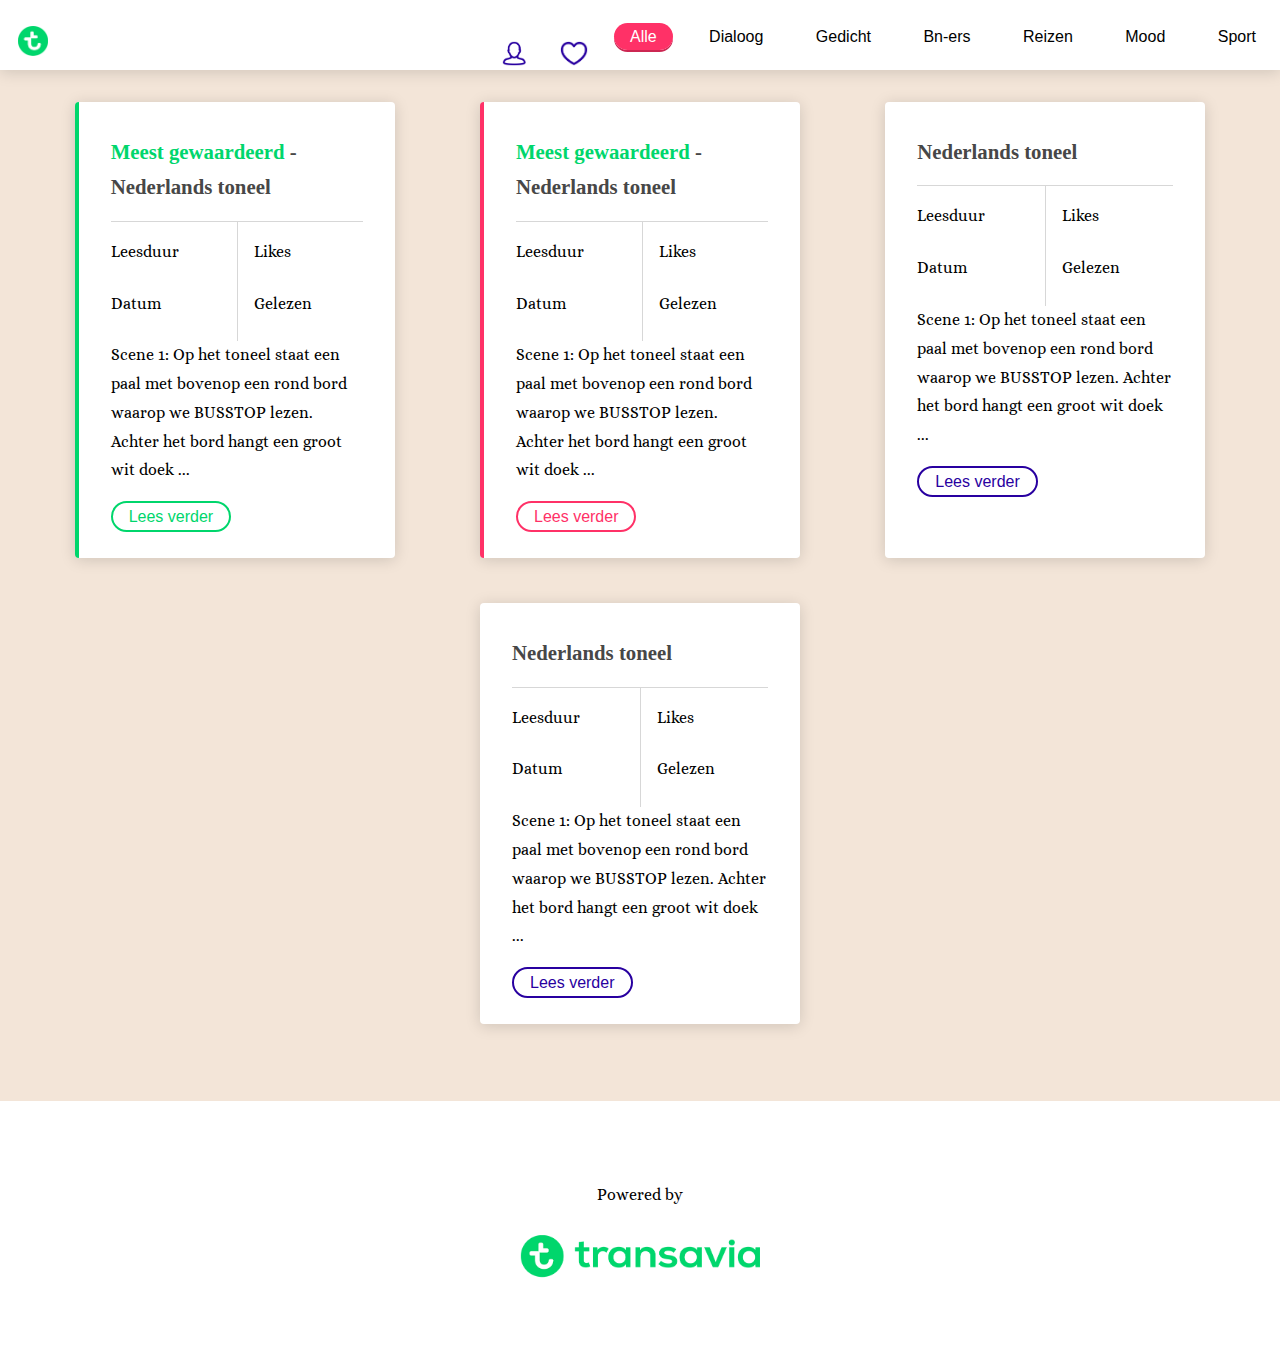
<file: index.html>
<!DOCTYPE html>
<html lang="nl">

<head>
    <meta charset="UTF-8">
    <title>Transavia</title>
    <link rel="stylesheet" href="styles/style.css">
    <link href="http://fonts.googleapis.com/css?family=Alice" rel="stylesheet" type="text/css" />


    <meta name="viewport" content="width=device-width, initial-scale=1.0">
</head>

<body>

    <!-- HEADER -->
    <header>
        <a href="index.html"><img class="logo" src="img/logo_transavia.png" alt="Logo Transavia"></a>
        <!--
        <form>
           <label>Zoeken<input type="search" name="search" placeholder="Search..">  </label>
        </form>
-->
        <nav>
            <ul>
                <li>
                    <a href="registreer.html" class="inlog"><img src="img/user.png" height="25" alt="inlog"></a>
                </li>
                <li>
                    <a href="#"><img src="img/heart.png" height="25" alt="Leeslijst"></a>
                </li>
            </ul>
        </nav>

        <!-- FILTERS -->
        <form class="scroll">
            <fieldset>
                <label>
                    <input type="checkbox" name="cat" value="cat" checked><span>Alle</span></label>
                <label>
                    <input type="checkbox" name="cat" value="cat"><span>Dialoog</span></label>
                <label>
                    <input type="checkbox" name="cat" value="cat"><span>Gedicht</span></label>
                <label>
                    <input type="checkbox" name="cat" value="cat"><span>Bn-ers</span></label>
                <label>
                    <input type="checkbox" name="cat" value="cat"><span>Reizen</span></label>
                <label>
                    <input type="checkbox" name="cat" value="cat"><span>Mood</span></label>
                <label>
                    <input type="checkbox" name="cat" value="cat"><span>Sport</span></label>
            </fieldset>
        </form>
    </header>

    <!-- SORTEER BUTTON -->
    <!--<span>Sorteer op: <a href="#" class="sort">Datum</a></span>-->

    <main>
        <article>
            <header>
                <h2><span>Meest gewaardeerd</span> - Nederlands toneel</h2>
            </header>
            <footer>
                <span>
                    <p>Leesduur</p>
                    <p>Datum</p>
                </span>

                <span>
                    <p>Likes</p>
                    <p>Gelezen</p>
                </span>
            </footer>

            <p>Scene 1: Op het toneel staat een paal met bovenop een rond bord waarop we BUSSTOP lezen. Achter het bord hangt een groot wit doek ...</p>

            <a href="detaill.html">Lees verder</a>
        </article>

        <article>
            <header>
                <h2><span>Meest gewaardeerd</span> - Nederlands toneel</h2>
            </header>
            <footer>
                <span>
                    <p>Leesduur</p>
                    <p>Datum</p>
                </span>

                <span>
                    <p>Likes</p>
                    <p>Gelezen</p>
                </span>
            </footer>

            <p>Scene 1: Op het toneel staat een paal met bovenop een rond bord waarop we BUSSTOP lezen. Achter het bord hangt een groot wit doek ...</p>

            <a href="detaill.html">Lees verder</a>
        </article>

        <article>
            <header>
                <h2>Nederlands toneel</h2>
            </header>
            <footer>
                <span>
                    <p>Leesduur</p>
                    <p>Datum</p>
                </span>

                <span>
                    <p>Likes</p>
                    <p>Gelezen</p>
                </span>
            </footer>

            <p>Scene 1: Op het toneel staat een paal met bovenop een rond bord waarop we BUSSTOP lezen. Achter het bord hangt een groot wit doek ...</p>

            <a href="detaill.html">Lees verder</a>
        </article>

        <article>
            <header>
                <h2>Nederlands toneel</h2>
            </header>
            <footer>
                <span>
                    <p>Leesduur</p>
                    <p>Datum</p>
                </span>

                <span>
                    <p>Likes</p>
                    <p>Gelezen</p>
                </span>
            </footer>

            <p>Scene 1: Op het toneel staat een paal met bovenop een rond bord waarop we BUSSTOP lezen. Achter het bord hangt een groot wit doek ...</p>

            <a href="detaill.html">Lees verder</a>
        </article>
    </main>

    <footer>
        <p>Powered by</p>
        <a href="transavia.nl"><img src="img/logo_transavia_gr.png" alt="Logo Transavia"></a>
    </footer>
</body>

</html>
</file>
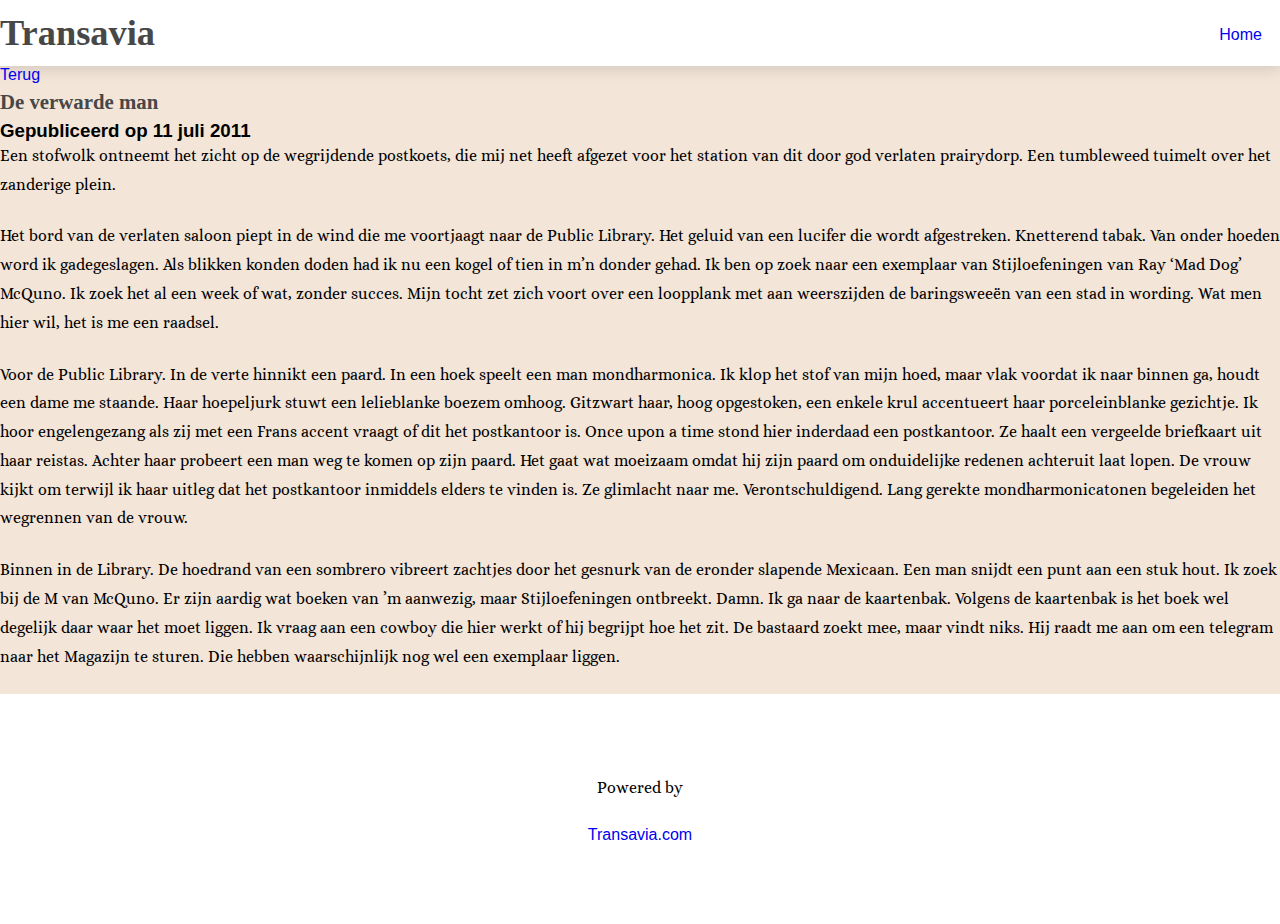
<file: detaill.html>
<!DOCTYPE html>
<html lang="nl">

<head>
    <meta charset="UTF-8">
    <title>Transavia</title>
    <link rel="stylesheet" href="styles/style.css">
    <link href="http://fonts.googleapis.com/css?family=Alice" rel="stylesheet" type="text/css" />
    <link href="https://fonts.googleapis.com/css?family=Crimson+Text:700" rel="stylesheet">

    <meta name="viewport" content="width=device-width, initial-scale=1.0">
</head>

<body>
    <header>
        <h1>Transavia</h1>
        <nav>
            <ul>
                <li><a href="index.html">Home</a></li>
            </ul>
        </nav>

<!--
        <form>
            <fieldset>
                <legend>Inloggen</legend>

                <input type="email" placeholder="Emailadres" required>
                <input type="text" placeholder="Wachtwoord" required>

                <button>Log in</button>
                <p>Heeft u nog geen acount? <a href="registreer.html">Registreer</a></p>
            </fieldset>
        </form>
-->
    </header>

    <article>
        <a href="index.html">Terug</a>
        <h2>De verwarde man</h2>
        <h3>Gepubliceerd op <time>11 juli 2011</time></h3>

        <p>Een stofwolk ontneemt het zicht op de wegrijdende postkoets, die mij net heeft afgezet voor het station van dit door god verlaten prairydorp. Een tumbleweed tuimelt over het zanderige plein.</p>

        <p>Het bord van de verlaten saloon piept in de wind die me voortjaagt naar de Public Library. Het geluid van een lucifer die wordt afgestreken. Knetterend tabak. Van onder hoeden word ik gadegeslagen. Als blikken konden doden had ik nu een kogel of tien in m’n donder gehad. Ik ben op zoek naar een exemplaar van Stijloefeningen van Ray ‘Mad Dog’ McQuno. Ik zoek het al een week of wat, zonder succes. Mijn tocht zet zich voort over een loopplank met aan weerszijden de baringsweeën van een stad in wording. Wat men hier wil, het is me een raadsel.</p>

        <p>Voor de Public Library. In de verte hinnikt een paard. In een hoek speelt een man mondharmonica. Ik klop het stof van mijn hoed, maar vlak voordat ik naar binnen ga, houdt een dame me staande. Haar hoepeljurk stuwt een lelieblanke boezem omhoog. Gitzwart haar, hoog opgestoken, een enkele krul accentueert haar porceleinblanke gezichtje. Ik hoor engelengezang als zij met een Frans accent vraagt of dit het postkantoor is. Once upon a time stond hier inderdaad een postkantoor. Ze haalt een vergeelde briefkaart uit haar reistas. Achter haar probeert een man weg te komen op zijn paard. Het gaat wat moeizaam omdat hij zijn paard om onduidelijke redenen achteruit laat lopen. De vrouw kijkt om terwijl ik haar uitleg dat het postkantoor inmiddels elders te vinden is. Ze glimlacht naar me. Verontschuldigend. Lang gerekte mondharmonicatonen begeleiden het wegrennen van de vrouw.</p>

        <p>Binnen in de Library. De hoedrand van een sombrero vibreert zachtjes door het gesnurk van de eronder slapende Mexicaan. Een man snijdt een punt aan een stuk hout. Ik zoek bij de M van McQuno. Er zijn aardig wat boeken van ’m aanwezig, maar Stijloefeningen ontbreekt. Damn. Ik ga naar de kaartenbak. Volgens de kaartenbak is het boek wel degelijk daar waar het moet liggen. Ik vraag aan een cowboy die hier werkt of hij begrijpt hoe het zit. De bastaard zoekt mee, maar vindt niks. Hij raadt me aan om een telegram naar het Magazijn te sturen. Die hebben waarschijnlijk nog wel een exemplaar liggen.</p>
    </article>

    <footer>
        <p>Powered by</p> <a href="#">Transavia.com</a>
    </footer>

</body>

</html>
</file>
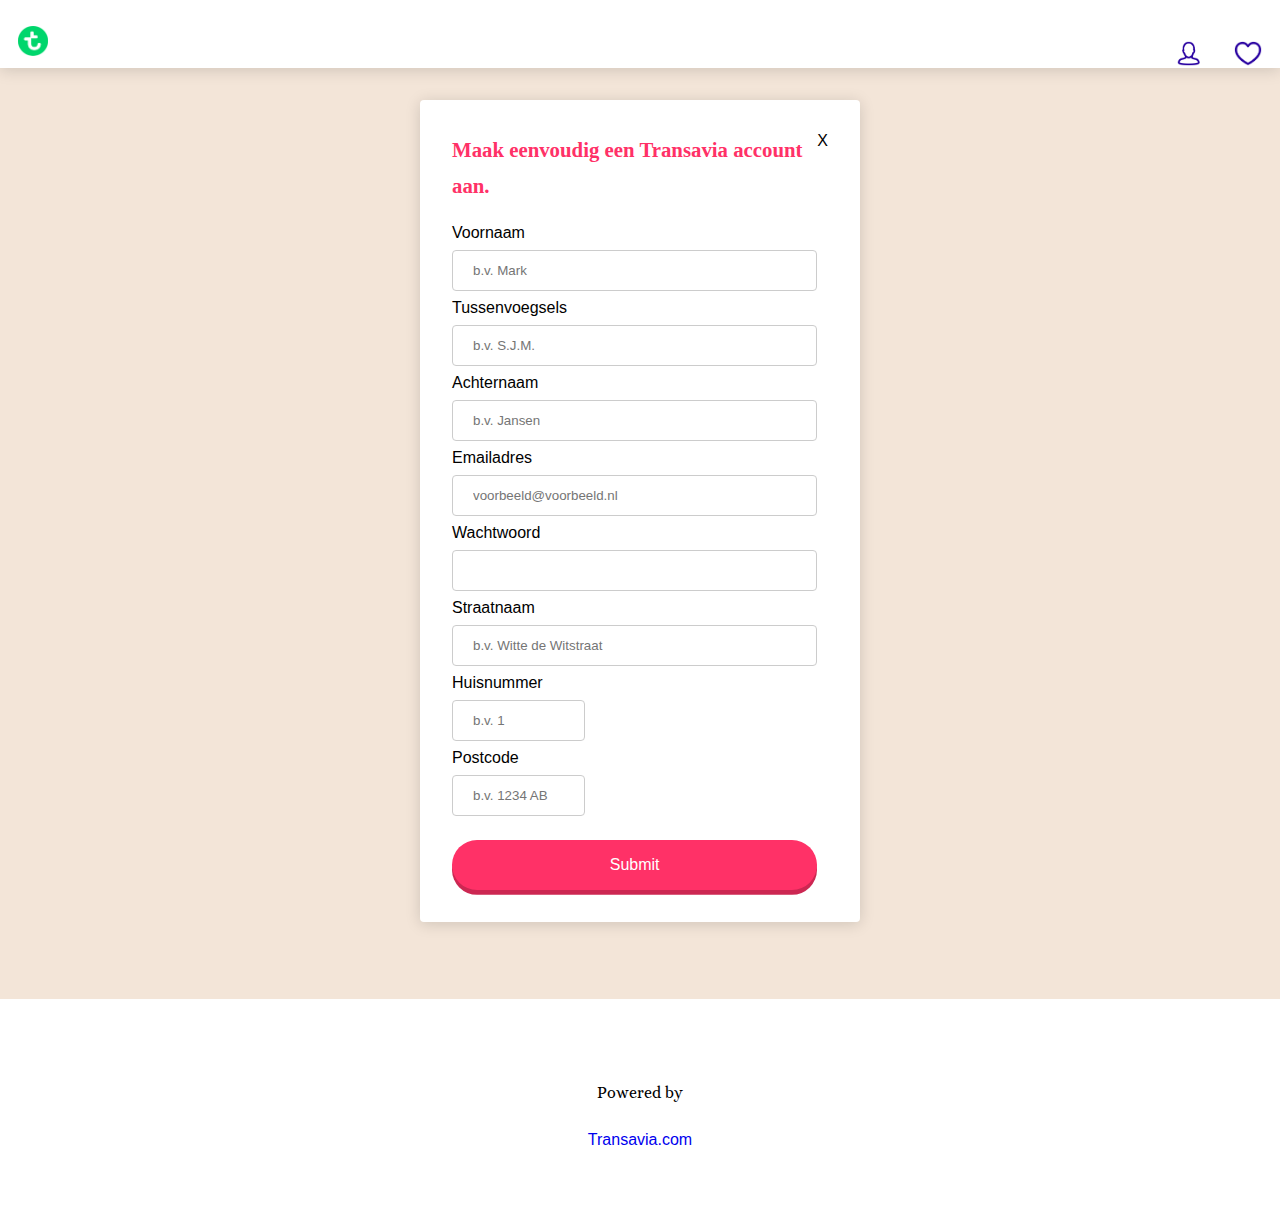
<file: registreer.html>
<!DOCTYPE html>
<html lang="nl">

<head>
    <meta charset="UTF-8">
    <title>Transavia</title>
    <link rel="stylesheet" href="styles/style.css">
    <link href="http://fonts.googleapis.com/css?family=Alice|Playfair+Display:900" rel="stylesheet" type="text/css" />

    <meta name="viewport" content="width=device-width, initial-scale=1.0">
</head>

<body>
    <!-- HEADER -->
    <header>
        <a href="index.html"><img class="logo" src="img/logo_transavia.png" alt="Logo Transavia"></a>
        <nav>
            <ul>
                <li>
                    <a href="registreer.html" class="inlog"><img src="img/user.png" height="25" alt="inlog"></a>
                </li>
                <li>
                    <a href="#"><img src="img/heart.png" height="25" alt="Leeslijst"></a>
                </li>
            </ul>
        </nav>
    </header>

    <main>
        <form>

            <a href="index.html" class="close">X</a>

            <fieldset>
                <legend>
                    <h2>Maak eenvoudig een Transavia account aan.</h2></legend>

                <label for="voornaam">Voornaam</label>
                <input type="text" id="voornaam" placeholder="b.v. Mark" required>

                <label for="tussenvoegsels">Tussenvoegsels</label>
                <input type="text" id="tussenvoegsels" placeholder="b.v. S.J.M.">

                <label for="achternaam">Achternaam</label>
                <input type="text" id="achternaam" placeholder="b.v. Jansen" required>

                <label for="emailadres">Emailadres</label>
                <input type="email" id="emailadres" placeholder="voorbeeld@voorbeeld.nl" required>

                <label for="wachtwoord">Wachtwoord</label>
                <input type="password" id="wachtwoord" required>

                <label for="straat">Straatnaam</label>
                <input type="text" id="straat" placeholder="b.v. Witte de Witstraat" required>

                <label for="huisnummer">Huisnummer</label>
                <input type="number" id="huisnummer" placeholder="b.v. 1" required>

                <label for="postcode">Postcode</label>
                <input type="text" id="postcode" placeholder="b.v. 1234 AB" required>

                <input type="submit">
            </fieldset>
        </form>
    </main>

    <footer>
        <p>Powered by</p> <a href="#">Transavia.com</a>
    </footer>

</body>

</html>
</file>
<file: styles/style.css>
/*csslint empty-rules:false, ids:false, outline-none:false, order-alphabetical:false, fallback-colors: false, unique-headings: false, box-model: false, box-sizing: false, qualified-headings: false, gradients: false, star-property-hack: false, import: false, universal-selector: false, unqualified-attributes: false, overqualified-elements: false*/


/*
========================================================
    BROWSER RESET - gebaseerd op html5 doctor css reset
     http://html5doctor.com/html-5-reset-stylesheet
========================================================
*/

html,
body,
div,
span,
object,
iframe,
h1,
h2,
h3,
h4,
h5,
h6,
p,
blockquote,
pre,
abbr,
address,
cite,
code,
del,
dfn,
em,
img,
ins,
kbd,
q,
samp,
small,
strong,
sub,
sup,
var,
b,
i,
dl,
dt,
dd,
ol,
ul,
li,
fieldset,
form,
label,
legend,
table,
caption,
tbody,
tfoot,
thead,
tr,
th,
td,
article,
aside,
canvas,
details,
figcaption,
figure,
footer,
header,
hgroup,
menu,
nav,
section,
summary,
time,
mark,
audio,
video {
    margin: 0;
    padding: 0;
    border: 0;
    outline: 0;
    vertical-align: baseline;
    background: transparent;
}

article,
aside,
details,
figcaption,
figure,
footer,
header,
hgroup,
main,
menu,
nav,
section {
    display: block
}

nav ul {
    list-style: none
}

ul {
    margin-left: 1.1em;
}

a {
    margin: 0;
    padding: 0;
    font-size: 100%;
    vertical-align: baseline;
    background: transparent;
    text-decoration: none;
}

table {
    border-collapse: collapse;
    border-spacing: 0
}

input,
select {
    vertical-align: middle
}

*,
*:before,
*:after {
    box-sizing: border-box;
}


/*
========================================================
    GENERAL
========================================================
*/

@font-face {
    font-family: NexaBold;
    src: url(../fonts/Nexa Bold.otf);
}

@font-face {
    font-family: NexaLight;
    src: url(../fonts/Nexa Light.otf);
}

body {
    font-family: sans-serif;
    background: #F3E5D8;
}

h1 {
    font-family: 'NexaBold', serif;
    color: #474747;
    font-size: 2.275em;
}

h2 {
    font-family: 'NexaBold', serif;
    color: #474747;
    font-weight: 700;
    font-size: 1.3em;
    line-height: 1.7em;
}

p {
    font-family: 'Alice', serif;
    font-size: 1em;
    font-weight: normal;
    line-height: 1.8em;
    margin: 0 0 1.437em 0;
}

hr {
    color: #D7D7D7;
    background-color: #D7D7D7;
    height: 1px;
    border: none;
    width: 100%;
}

main article a {
    padding: 0.5em 1em;
    border: .125em solid #2800A0;
    color: #2800A0;
    border-radius: 2em;
    font-family: "NexaBold", sans-serif;
}

main form {
    background: #fff;
    border-radius: 0.250rem;
    max-width: 27.5em;
    margin: 0 0 5vh 0;
    box-sizing: border-box;
    padding: 2em;
    -webkit-box-shadow: 0 .125em .937em 0 rgba(0, 0, 0, 0.15);
    -moz-box-shadow: 0 .125em .937em 0 rgba(0, 0, 0, 0.15);
    box-shadow: 0 .125em .937em 0 rgba(0, 0, 0, 0.15);
    font-family: "NexaBold", sans-serif;
}

main form fieldset legend h2 {
    padding: 0 0 1em 0;
    color: #FF3167;
}

main form fieldset input[type=text],
input[type=email],
input[type=password],
select {
    width: 100%;
    padding: 12px 20px;
    margin: 8px 0;
    display: inline-block;
    border: 1px solid #ccc;
    border-radius: 4px;
    box-sizing: border-box;
}

main form fieldset input[type=number],
#postcode {
    width: 10em;
    padding: 12px 20px;
    margin: 8px 0;
    display: block;
    border: 1px solid #ccc;
    border-radius: 4px;
    box-sizing: border-box;
}

main form fieldset input[type=submit] {
    text-align: center;
    margin: 1em 0 0 0;
    padding: 1em 0;
    width: 100%;
    border-radius: 10em;
    font-family: "NexaBold", sans-serif;
    font-size: 1em;
    border: none;
    color: #fff;
    background-color: #FF3167;
    -webkit-box-shadow: 0 .3em 0 0 rgba(204, 39, 82, 1);
    -moz-box-shadow: 0 .3em 0 0 rgba(204, 39, 82, 1);
    box-shadow: 0 .3em 0 0 rgba(204, 39, 82, 1);
}

.close {
    position: relative;
    float: right;
    color: inherit;
}

footer img {
    max-width: 240px;
}


/*
==================================================================================
    SMARTPHONE SCREENS
==================================================================================
*/

@media only screen and (min-width: 100px) and (max-width: 750px) {
    /*
    ========================================================
        GENERAL
    ========================================================
    */
    body > p {
        text-align: center;
    }
    body > a {
        display: block;
        width: 50vw;
        text-align: center;
        margin: 1.875em auto;
        padding: 1em 0;
        border-radius: 4em;
        background: rgba(0, 214, 107, 1);
        color: #fff;
    }
    body > a:hover {
        background: rgba(0, 214, 107, 0.75);
    }
    body > span {
        margin: 0 auto;
        font-family: "NexaBold", sans-serif;
        color: #474747;
        text-align: center;
    }
    /*
    ========================================================
        HEADER + NAV
    ========================================================
    */
    body > header {
        background: #FFF;
        padding: .15em 0 .5em 0;
        box-sizing: border-box;
        display: flex;
        flex-wrap: wrap;
        transition: 0.2s;
        transition-timing-function: ease-in-out;
        -webkit-box-shadow: 0 .125em .937em 0 rgba(0, 0, 0, 0.15);
        -moz-box-shadow: 0 .125em .937em 0 rgba(0, 0, 0, 0.15);
        box-shadow: 0 .125em .937em 0 rgba(0, 0, 0, 0.15);
    }
    header a > img {
        max-height: 1.875em;
        width: auto;
        margin: 1.6vh 0 0 2vh;
    }
    nav {
        margin: .2em 2vw 0 auto;
    }
    nav ul {
        display: flex;
        justify-content: flex-end;
    }
    nav ul li {
        margin: 0 0 0 1em;
    }
    .scroll {
        white-space: nowrap;
        overflow-x: auto;
        -webkit-overflow-scrolling: touch;
        -ms-overflow-style: -ms-autohiding-scrollbar;
    }
    .scroll::-webkit-scrollbar {
        display: none;
    }
    .scroll fieldset {
        padding: 1em 1.5em;
    }
    .scroll fieldset label span {
        margin: 0 .5em;
        text-align: center;
        padding: 0.5em 1em 0.3em;
        border-radius: 1em;
        font-family: "NexaLight", sans-serif;
    }
    .scroll fieldset label input {
        display: none;
    }
    .scroll input:checked + span {
        color: #fff;
        background-color: #FF3167;
        -webkit-box-shadow: 0 .125em 0 0 rgba(204, 39, 82, 1);
        -moz-box-shadow: 0 .125em 0 0 rgba(204, 39, 82, 1);
        box-shadow: 0 .125em 0 0 rgba(204, 39, 82, 1);
    }
    /*
    ========================================================
        MAIN
    ========================================================
    */
    main {
        width: 80vw;
        margin: 0 auto;
        display: flex;
        flex-direction: column;
        flex-wrap: nowrap;
        justify-content: center;
        align-items: center;
        padding: 2em 0;
    }
    main article {
        background: #fff;
        border-radius: 0.250rem;
        max-width: 27.5em;
        margin: 0 0 5vh 0;
        box-sizing: border-box;
        padding: 2em;
        -webkit-box-shadow: 0 .125em .937em 0 rgba(0, 0, 0, 0.15);
        -moz-box-shadow: 0 .125em .937em 0 rgba(0, 0, 0, 0.15);
        box-shadow: 0 .125em .937em 0 rgba(0, 0, 0, 0.15);
    }
    main article:nth-child(1) {
        border-left: .25em solid #00D66C;
    }
    main article:nth-child(1) a {
        border: .125em solid #00D66C;
        color: #00D66C;
    }
    main article header h2 span:nth-child(1) {
        color: #00D66C;
    }
    main article:nth-child(2) {
        border-left: .25em solid #FF3167;
    }
    main article:nth-child(2) a {
        border: .125em solid #FF3167;
        color: #FF3167;
    }
    main article header h2 span:nth-child(2) {
        color: #FF3167;
    }
    main article header {
        width: 100%;
        border-bottom: 1px solid #D7D7D7;
        padding: 0 0 1em 0;
    }
    main article footer {
        width: 100%;
        padding: 0;
        text-align: left;
        display: flex;
        flex-direction: row;
        flex-wrap: wrap;
    }
    main article footer span {
        width: 50%;
        box-sizing: border-box;
        padding-top: 1em;
    }
    main article footer span:last-child {
        border-left: 1px solid #D7D7D7;
        padding-left: 1em;
    }
    /*
    ========================================================
        FOOTER
    ========================================================
    */
    footer {
        background: #fff;
        padding: 5em 0;
        text-align: center;
    }
    footer > img {
        width: 60vw;
    }
}


/*
==================================================================================
    TABLET SCREENS
==================================================================================
*/

@media only screen and (min-width: 750px) and (max-width: 1200px) {
    /*
    ========================================================
        GENERAL
    ========================================================
    */
    body > p {
        text-align: center;
    }
    body > a {
        display: block;
        width: 50vw;
        text-align: center;
        margin: 1.875em auto;
        padding: 1em 0;
        border-radius: 4em;
        background: rgba(0, 214, 107, 1);
        color: #fff;
    }
    body > a:hover {
        background: rgba(0, 214, 107, 0.75);
    }
    /*
    ========================================================
        HEADER + NAV
    ========================================================
    */
    body > header {
        background: #FFF;
        padding: .75em 0 .5em 0;
        box-sizing: border-box;
        display: flex;
        flex-wrap: wrap;
        transition: 0.2s;
        transition-timing-function: ease-in-out;
        -webkit-box-shadow: 0 2px 15px 0 rgba(0, 0, 0, 0.15);
        -moz-box-shadow: 0 2px 15px 0 rgba(0, 0, 0, 0.15);
        box-shadow: 0 2px 15px 0 rgba(0, 0, 0, 0.15);
    }
    header a > img {
        max-height: 50px;
        width: auto;
        margin: 1.6vw 0 0 2vw;
        transition-timing-function: ease-in-out;
        transition: 0.2s;
    }
    nav {
        margin: 2.5vw 2vw 0 auto;
        height: 2em;
    }
    nav ul {
        display: flex;
        justify-content: flex-end;
    }
    nav ul li {
        margin: 0 0 0 1em;
    }
    .scroll {
        white-space: nowrap;
        overflow-x: auto;
        -webkit-overflow-scrolling: touch;
        -ms-overflow-style: -ms-autohiding-scrollbar;
    }
    .scroll::-webkit-scrollbar {
        display: none;
    }
    .scroll fieldset {
        padding: 1em 0;
    }
    .scroll fieldset label span {
        margin: 0 .5em;
        text-align: center;
        padding: 0.3em 1em;
        border-radius: 1em;
        font-family: sans-serif;
    }
    .scroll fieldset label input {
        position: absolute;
        top: -20px;
    }
    .scroll input:checked + span {
        color: #fff;
        background-color: #FF3167;
        -webkit-box-shadow: 0 2px 0 0 rgba(204, 39, 82, 1);
        -moz-box-shadow: 0 2px 0 0 rgba(204, 39, 82, 1);
        box-shadow: 0 2px 0 0 rgba(204, 39, 82, 1);
    }
    /*
    ========================================================
        MAIN
    ========================================================
    */
    main {
        width: 90vw;
        margin: 0 auto;
        padding: 2em 0;
        display: flex;
        flex-wrap: wrap;
        justify-content: space-around;
    }
    main > article {
        background: #fff;
        border-radius: 0.250rem;
        min-width: 320px;
        max-width: 45%;
        margin: 0 0 5vh 0;
        box-sizing: border-box;
        padding: 2em;
        -webkit-box-shadow: 0 2px 15px 0 rgba(0, 0, 0, 0.15);
        -moz-box-shadow: 0 2px 15px 0 rgba(0, 0, 0, 0.15);
        box-shadow: 0 2px 15px 0 rgba(0, 0, 0, 0.15);
    }
    main article:nth-child(1) {
        border-left: 4px solid #00D66C;
    }
    main article header h2 span:nth-child(1) {
        color: #00D66C;
    }
    main article:nth-child(1) a {
        border: .125em solid #00D66C;
        color: #00D66C;
    }
    main article:nth-child(2) {
        border-left: 4px solid #FF3167
    }
    main article header h2 span:nth-child(2) {
        color: #FF3167;
    }
    main article:nth-child(2) a {
        border: .125em solid #FF3167;
        color: #FF3167;
    }
    main article header {
        width: 100%;
        border-bottom: 1px solid #D7D7D7;
        padding: 0 0 1em 0;
    }
    main article footer {
        width: 100%;
        padding: 0;
        text-align: left;
        display: flex;
        flex-direction: row;
        flex-wrap: wrap;
    }
    main article footer span {
        width: 50%;
        box-sizing: border-box;
        padding-top: 1em;
    }
    main article footer span:last-child {
        border-left: 1px solid #D7D7D7;
        padding-left: 1em;
    }
    /*
    ========================================================
        FOOTER
    ========================================================
    */
    footer {
        background: #fff;
        padding: 5em 0;
        text-align: center;
    }
    footer > img {
        width: 240px;
    }
}


/*
==================================================================================
    DESKTOP SCREENS
==================================================================================
*/

@media only screen and (min-width: 1200px) {
    /*
    ========================================================
        GENERAL
    ========================================================
    */
    body > p {
        text-align: center;
    }
    body > a {
        display: block;
        width: 50vw;
        text-align: center;
        margin: 1.875em auto;
        padding: 1em 0;
        border-radius: 4em;
        background: rgba(0, 214, 107, 1);
        color: #fff;
    }
    body > a:hover {
        background: rgba(0, 214, 107, 0.75);
    }
    /*
    ========================================================
        HEADER + NAV
    ========================================================
    */
    body > header {
        background: #FFF;
        padding: .75em 0 .5em 0;
        box-sizing: border-box;
        display: flex;
        flex-wrap: wrap;
        transition: 0.2s;
        transition-timing-function: ease-in-out;
        -webkit-box-shadow: 0 2px 15px 0 rgba(0, 0, 0, 0.15);
        -moz-box-shadow: 0 2px 15px 0 rgba(0, 0, 0, 0.15);
        box-shadow: 0 2px 15px 0 rgba(0, 0, 0, 0.15);
    }
    header a > img {
        max-height: 30px;
        width: auto;
        margin: 1.6vh 0 0 2vh;
    }
    nav {
        margin: 1.6vh 2vh 0 auto;
        height: 2em;
    }
    nav ul {
        display: flex;
        justify-content: flex-end;
    }
    nav ul li {
        margin: 0 0 0 1em;
    }
    .scroll {
        white-space: nowrap;
        overflow-x: auto;
        -webkit-overflow-scrolling: touch;
        -ms-overflow-style: -ms-autohiding-scrollbar;
    }
    .scroll::-webkit-scrollbar {
        display: none;
    }
    .scroll fieldset {
        padding: 1em 0;
    }
    .scroll fieldset label span {
        margin: 0 .5em;
        text-align: center;
        padding: 0.3em 1em;
        border-radius: 1em;
        font-family: sans-serif;
    }
    .scroll fieldset label input {
        position: absolute;
        top: -20px;
    }
    .scroll input:checked + span {
        color: #fff;
        background-color: #FF3167;
        -webkit-box-shadow: 0 2px 0 0 rgba(204, 39, 82, 1);
        -moz-box-shadow: 0 2px 0 0 rgba(204, 39, 82, 1);
        box-shadow: 0 2px 0 0 rgba(204, 39, 82, 1);
    }
    /*
    ========================================================
        MAIN
    ========================================================
    */
    main {
        width: 95vw;
        padding: 2em 0;
        margin: 0 auto;
        display: flex;
        flex-direction: row;
        flex-wrap: wrap;
        justify-content: space-around;
    }
    main > article {
        background: #fff;
        border-radius: 0.250rem;
        max-width: 320px;
        margin: 0 0 5vh 0;
        box-sizing: border-box;
        padding: 2em;
        -webkit-box-shadow: 0 2px 15px 0 rgba(0, 0, 0, 0.15);
        -moz-box-shadow: 0 2px 15px 0 rgba(0, 0, 0, 0.15);
        box-shadow: 0 2px 15px 0 rgba(0, 0, 0, 0.15);
    }
    main article:nth-child(1) {
        border-left: 4px solid #00D66C;
    }
    main article header h2 span:nth-child(1) {
        color: #00D66C;
    }
    main article:nth-child(1) a {
        border: .125em solid #00D66C;
        color: #00D66C;
    }
    main article:nth-child(2) {
        border-left: 4px solid #FF3167
    }
    main article header h2 span:nth-child(2) {
        color: #FF3167;
    }
    main article:nth-child(2) a {
        border: .125em solid #FF3167;
        color: #FF3167;
    }
    main article header {
        width: 100%;
        border-bottom: 1px solid #D7D7D7;
        padding: 0 0 1em 0;
    }
    main article footer {
        width: 100%;
        padding: 0;
        text-align: left;
        display: flex;
        flex-direction: row;
        flex-wrap: wrap;
    }
    main article footer span {
        width: 50%;
        box-sizing: border-box;
        padding-top: 1em;
    }
    main article footer span:last-child {
        border-left: 1px solid #D7D7D7;
        padding-left: 1em;
    }
    main article a {
        padding: 0.3em 1em;
    }
    /*
    ========================================================
        FOOTER
    ========================================================
    */
    footer {
        background: #fff;
        padding: 5em 0;
        text-align: center;
    }
}
</file>
